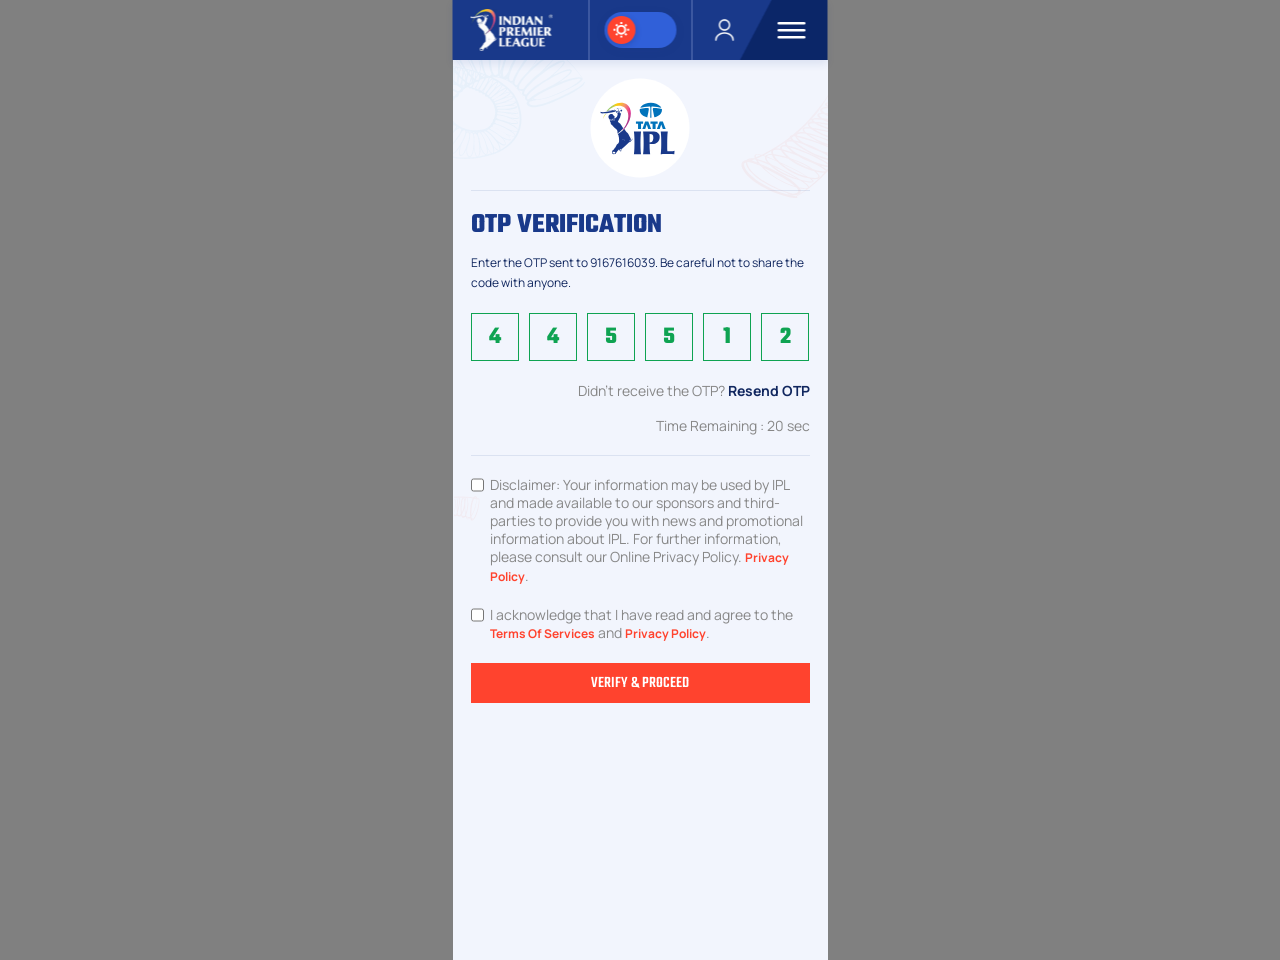
<file: ipl/login.html>
<!DOCTYPE html>
<html lang="en">

<head>
    <meta charset="UTF-8">
    <meta name="viewport" content="width=device-width, initial-scale=1.0">
    <title>IPL</title>
    <!-- <link rel="stylesheet" href="/assets/css/styles.css?v=4.3"> -->
    <link rel="stylesheet" href="/ipl/assets/css/login.css?v=1.11">
</head>

<body>
    <div class="main">
        <!-- header -->
        <nav class="navbar">
            <!-- <div class="navbar__logo">
                <img src="/ipl/assets/images/ipl-n.png?v=1.1" alt="Indian Premier League Logo">
            </div> -->
            <div class="navbar__actions">
                <div class="navbar__logo">
                    <img src="/ipl/assets/images/ipl-n.png?v=1.1" alt="Indian Premier League Logo">
                </div>
                <div class="nav-actions-wrap">
                    <div class="nav-border">
                        <div class="navbar__switch" id="theme-toggle" tabindex="0" aria-label="Toggle light/dark mode">
                            <span class="toggle-knob">
                                <span class="icon-sun">
                                    <!-- Sun SVG -->
                                    <svg width="18" height="18" viewBox="0 0 18 18" fill="none"
                                        xmlns="http://www.w3.org/2000/svg">
                                        <circle cx="9" cy="9" r="4" stroke="white" stroke-width="2" fill="none" />
                                        <g stroke="white" stroke-width="2">
                                            <line x1="9" y1="1" x2="9" y2="3" />
                                            <line x1="9" y1="15" x2="9" y2="17" />
                                            <line x1="1" y1="9" x2="3" y2="9" />
                                            <line x1="15" y1="9" x2="17" y2="9" />
                                            <line x1="3.64" y1="3.64" x2="5.05" y2="5.05" />
                                            <line x1="12.95" y1="12.95" x2="14.36" y2="14.36" />
                                            <line x1="3.64" y1="14.36" x2="5.05" y2="12.95" />
                                            <line x1="12.95" y1="5.05" x2="14.36" y2="3.64" />
                                        </g>
                                    </svg>
                                </span>
                            </span>
                            <span class="toggle-knob toggle-knob-dark">
                                <span class="icon-moon">
                                    <!-- Moon SVG -->
                                    <svg width="18" height="18" viewBox="0 0 18 18" fill="none"
                                        xmlns="http://www.w3.org/2000/svg">
                                        <path d="M14.5 11.5A6 6 0 016.5 3.5a5 5 0 108 8z" stroke="white"
                                            stroke-width="2" fill="none" />
                                    </svg>
                                </span>
                            </span>

                            </span>
                        </div>
                    </div>
                    <div class="navbar__profile">
                        <a href="/ipl/login.html">
                            <!-- User profile SVG icon -->
                            <img src="/ipl/assets/images/user.png?v=1.1" alt="User Profile">
                        </a>
                    </div>
                </div>
                <button class="navbar__toggle" aria-label="Toggle menu" aria-expanded="false"
                    aria-controls="navbar-menu">
                    <span class="icon-hamburger">
                        <!-- Hamburger SVG -->
                        <svg width="28" height="28" viewBox="0 0 28 28" fill="none" xmlns="http://www.w3.org/2000/svg">
                            <rect y="6" width="28" height="2.5" rx="1.25" fill="white" />
                            <rect y="13" width="28" height="2.5" rx="1.25" fill="white" />
                            <rect y="20" width="28" height="2.5" rx="1.25" fill="white" />
                        </svg>
                    </span>
                    <span class="icon-close">
                        <!-- Close SVG -->
                        <svg width="28" height="28" viewBox="0 0 28 28" fill="none" xmlns="http://www.w3.org/2000/svg">
                            <line x1="6" y1="6" x2="22" y2="22" stroke="white" stroke-width="2.5"
                                stroke-linecap="round" />
                            <line x1="22" y1="6" x2="6" y2="22" stroke="white" stroke-width="2.5"
                                stroke-linecap="round" />
                        </svg>
                    </span>
                </button>
            </div>
            <div class="navbar__menu" id="navbar-menu">
                <div class="navbar__search">
                    <input type="text" placeholder="Search and press Enter" />
                    <span class="navbar__search-icon">
                        <!-- Search SVG -->
                        <svg width="20" height="20" fill="none" viewBox="0 0 20 20">
                            <circle cx="9" cy="9" r="7" stroke="#888" stroke-width="2" />
                            <line x1="14.5" y1="14.5" x2="19" y2="19" stroke="#888" stroke-width="2"
                                stroke-linecap="round" />
                        </svg>
                    </span>
                </div>
                <ul class="navbar__links">
                    <li class="active"><a href="#">HOME</a></li>
                    <li><a href="#">MATCHES</a></li>
                    <li><a href="#">POINTS TABLE</a></li>
                    <li class="has-submenu">
                        <div class="navbar__submenu-header">
                            <a href="#">TEAMS</a>
                            <span class="chevron">
                                <svg width="16" height="16" viewBox="0 0 16 16" fill="none">
                                    <polyline points="4,6 8,10 12,6" stroke="var(--chevron-stroke, #222)"
                                        stroke-width="2" fill="none" stroke-linecap="round" stroke-linejoin="round" />
                                </svg>
                            </span>
                        </div>
                        <div class="navbar__submenu">
                            <ul>
                                <li><a href="#">Mumbai Indians</a></li>
                                <li><a href="#">Chennai Super Kings</a></li>
                                <li><a href="#">Royal Challengers Bangalore</a></li>
                                <li><a href="#">Kolkata Knight Riders</a></li>
                                <li><a href="#">Delhi Capitals</a></li>
                            </ul>
                        </div>
                    </li>
                    <li><a href="#">FANTASY</a></li>
                    <li class="has-submenu">
                        <div class="navbar__submenu-header">
                            <a href="#">VIDEOS</a>
                            <span class="chevron">
                                <svg width="16" height="16" viewBox="0 0 16 16" fill="none">
                                    <polyline points="4,6 8,10 12,6" stroke="var(--chevron-stroke, #222)"
                                        stroke-width="2" fill="none" stroke-linecap="round" stroke-linejoin="round" />
                                </svg>
                            </span>
                        </div>
                        <div class="navbar__submenu">
                            <ul>
                                <li><a href="#">Match Highlights</a></li>
                                <li><a href="#">Player Interviews</a></li>
                                <li><a href="#">Behind the Scenes</a></li>
                                <li><a href="#">Best Moments</a></li>
                            </ul>
                        </div>
                    </li>
                    <li><a href="#">NEWS</a></li>
                    <li class="has-submenu">
                        <div class="navbar__submenu-header">
                            <a href="#">STATS</a>
                            <span class="chevron">
                                <svg width="16" height="16" viewBox="0 0 16 16" fill="none">
                                    <polyline points="4,6 8,10 12,6" stroke="var(--chevron-stroke, #222)"
                                        stroke-width="2" fill="none" stroke-linecap="round" stroke-linejoin="round" />
                                </svg>
                            </span>
                        </div>
                        <div class="navbar__submenu">
                            <ul>
                                <li><a href="#">Player Stats</a></li>
                                <li><a href="#">Team Stats</a></li>
                                <li><a href="#">Season Records</a></li>
                                <li><a href="#">All Time Records</a></li>
                            </ul>
                        </div>
                    </li>
                </ul>
                <div class="navbar__menu-footer">
                    <div class="bcci-tv-box">
                        <img src="/ipl/assets/images/bcci.svg" alt="BCCI TV" />
                        <!-- <span>BCCI.TV</span> -->
                        <span class="divider"></span>
                        <img src="/ipl/assets/images/wpl.svg" alt="WPL" />
                    </div>
                    <div class="navbar__footer-row">
                        <div class="navbar__socials">
                            <a href="#" aria-label="Facebook">
                                <!-- Facebook SVG -->
                                <svg width="20" height="20" viewBox="0 0 20 20" fill="none"
                                    xmlns="http://www.w3.org/2000/svg">
                                    <title>Facebook</title>
                                    <rect width="20" height="20" rx="4" fill="#3050A6" />
                                    <path
                                        d="M13.5 10.5H11.5V17H9V10.5H7.5V8.5H9V7.5C9 6.11929 10.1193 5 11.5 5H13V7H12C11.7239 7 11.5 7.22386 11.5 7.5V8.5H13L12.5 10.5Z"
                                        fill="white" />
                                </svg>
                            </a>
                            <a href="#" aria-label="Instagram">
                                <!-- Instagram SVG -->
                                <svg width="20" height="20" viewBox="0 0 20 20" fill="none"
                                    xmlns="http://www.w3.org/2000/svg">
                                    <title>Instagram</title>
                                    <rect width="20" height="20" rx="4" fill="#3050A6" />
                                    <rect x="5" y="5" width="10" height="10" rx="3" stroke="white" stroke-width="1.5" />
                                    <circle cx="10" cy="10" r="2.5" stroke="white" stroke-width="1.5" />
                                    <circle cx="13.5" cy="6.5" r="0.7" fill="white" />
                                </svg>
                            </a>
                            <a href="#" aria-label="Twitter">
                                <!-- Twitter/X SVG -->
                                <svg width="20" height="20" viewBox="0 0 20 20" fill="none"
                                    xmlns="http://www.w3.org/2000/svg">
                                    <title>X (Twitter)</title>
                                    <rect width="20" height="20" rx="4" fill="#3050A6" />
                                    <path d="M6 6L14 14M14 6L6 14" stroke="white" stroke-width="1.5"
                                        stroke-linecap="round" />
                                </svg>
                            </a>
                        </div>
                        <div class="navbar__footer-actions">
                            <button>FAN POLL</button>
                            <button>VIEWERS CHOICE</button>
                        </div>
                    </div>
                </div>
            </div>
        </nav>
        <!-- Desktop Navbar (hidden on mobile) -->
        <nav class="navbar__desktop">
            <div class="navbar__desktop-top">
                <div class="navbar__desktop-bcci">
                    <img src="/ipl/assets/images/bcci.svg" alt="BCCI TV" />
                    BCCI TV
                    <span class="navbar__desktop-wpl">
                        <img src="/ipl/assets/images/wpl.svg" alt="WPL" />
                    </span>
                </div>
                <div class="navbar__desktop-meta">
                    <div class="navbar__desktop-socials">
                        <a href="#" aria-label="Facebook">
                            <!-- Facebook SVG -->
                            <svg width="20" height="20" viewBox="0 0 20 20" fill="none"
                                xmlns="http://www.w3.org/2000/svg">
                                <title>Facebook</title>
                                <rect width="20" height="20" rx="4" fill="#3050A6" />
                                <path
                                    d="M13.5 10.5H11.5V17H9V10.5H7.5V8.5H9V7.5C9 6.11929 10.1193 5 11.5 5H13V7H12C11.7239 7 11.5 7.22386 11.5 7.5V8.5H13L12.5 10.5Z"
                                    fill="white" />
                            </svg>
                        </a>
                        <a href="#" aria-label="Instagram">
                            <!-- Instagram SVG -->
                            <svg width="20" height="20" viewBox="0 0 20 20" fill="none"
                                xmlns="http://www.w3.org/2000/svg">
                                <title>Instagram</title>
                                <rect width="20" height="20" rx="4" fill="#3050A6" />
                                <rect x="5" y="5" width="10" height="10" rx="3" stroke="white" stroke-width="1.5" />
                                <circle cx="10" cy="10" r="2.5" stroke="white" stroke-width="1.5" />
                                <circle cx="13.5" cy="6.5" r="0.7" fill="white" />
                            </svg>
                        </a>
                        <a href="#" aria-label="Twitter">
                            <!-- Twitter/X SVG -->
                            <svg width="20" height="20" viewBox="0 0 20 20" fill="none"
                                xmlns="http://www.w3.org/2000/svg">
                                <title>X (Twitter)</title>
                                <rect width="20" height="20" rx="4" fill="#3050A6" />
                                <path d="M6 6L14 14M14 6L6 14" stroke="white" stroke-width="1.5"
                                    stroke-linecap="round" />
                            </svg>
                        </a>
                    </div>
                    <a href="#" class="navbar__desktop-tickets">GET TICKETS</a>
                    <div class="navbar__switch" id="theme-toggle-desktop" tabindex="0"
                        aria-label="Toggle light/dark mode">
                        <!-- Sun/Moon SVGs as before -->
                    </div>
                    <div class="navbar__profile">
                        <!-- User SVG as before -->
                    </div>
                </div>
            </div>
            <div class="navbar__desktop-bottom">
                <ul class="navbar__desktop-links">
                    <li><a href="#">MATCHES</a></li>
                    <li><a href="#">POINTS TABLE</a></li>
                    <li><a href="#">TEAMS</a></li>
                    <li><a href="#">FANTASY</a></li>
                </ul>
                <div class="navbar__desktop-actions">
                    <button>FAN POLL</button>
                    <button>VIEWERS CHOICE</button>
                    <button class="navbar__desktop-hamburger" id="desktop-hamburger" aria-label="Open mobile menu">
                        <!-- Hamburger SVG as before -->
                    </button>
                    <div class="navbar__desktop-search">
                        <input type="text" placeholder="Search and press Enter" />
                        <span class="navbar__search-icon">
                            <!-- Search SVG as before -->
                        </span>
                    </div>
                </div>
            </div>
        </nav>

        <div class="login-container">

            <div class="login-ipl-logo">
                <img src="/ipl/assets/images/tata-ipl-logo.svg" alt="Tata IPL Logo">
            </div>

            <!-- OTP Verification Form -->
            <div class="login-form-container login-otp-container">
                <div class="login-formlogin-otp-form">

                    <h2 class="main-title login-otp-title">OTP VERIFICATION</h2>

                    <p class="login-otp-description">
                        Enter the OTP sent to 9167616039. Be careful not to share the code with anyone.
                    </p>

                    <div class="login-otp-inputs">
                        <input id="otp-input-1" type="text" class="login-otp-input" maxlength="1" value="4">
                        <input id="otp-input-2" type="text" class="login-otp-input" maxlength="1" value="4">
                        <input id="otp-input-3" type="text" class="login-otp-input" maxlength="1" value="5">
                        <input id="otp-input-4" type="text" class="login-otp-input" maxlength="1" value="5">
                        <input id="otp-input-5" type="text" class="login-otp-input" maxlength="1" value="1">
                        <input id="otp-input-6" type="text" class="login-otp-input" maxlength="1" value="2">
                    </div>

                    <div class="login-otp-resend">
                        <span>Didn't receive the OTP?</span>
                        <button class="login-otp-resend-btn">Resend OTP</button>
                    </div>

                    <div class="login-otp-timer">
                        Time Remaining : <span class="timer">20 sec</span>
                    </div>

                    <div class="login-otp-disclaimers">
                        <div class="login-otp-disclaimer-item">
                            <input type="checkbox" id="disclaimer2" class="login-otp-disclaimer-checkbox">
                            <label for="disclaimer2" class="login-otp-disclaimer-text">
                                Disclaimer: Your information may be used by IPL and made available to our sponsors and
                                third-parties to provide you with news and promotional information about IPL. For
                                further information, please consult our Online Privacy Policy. <a href="#"
                                    class="privacy-link">Privacy Policy</a>.
                            </label>
                        </div>

                        <div class="login-otp-disclaimer-item">
                            <input type="checkbox" id="disclaimer2" class="login-otp-disclaimer-checkbox">
                            <label for="disclaimer2" class="login-otp-disclaimer-text">
                                I acknowledge that I have read and agree to the <a href="#" class="terms-link">Terms Of
                                    Services</a> and <a href="#" class="privacy-link">Privacy Policy</a>.
                            </label>
                        </div>
                    </div>

                    <button class="login-button login-verify-btn"><span>VERIFY & PROCEED</span></button>
                </div>
            </div>

            <!-- Profile Completion Form -->
            <div class="login-form-container login-profile-container">
                <div class="login-form login-profile-form">

                    <h2 class="main-title login-profile-title">COMPLETE YOUR PROFILE</h2>

                    <form class="login-profile-form-fields">
                        <div class="login-profile-form-group">
                            <label for="firstName" class="login-profile-form-label">First Name<span>*</span></label>
                            <input type="text" id="firstName" name="firstName" class="login-profile-form-input"
                                placeholder="Enter your first name" required>
                        </div>

                        <div class="login-profile-form-group">
                            <label for="lastName" class="login-profile-form-label">Last Name<span>*</span></label>
                            <input type="text" id="lastName" name="lastName" class="login-profile-form-input"
                                placeholder="Enter your last name" required>
                        </div>

                        <div class="login-profile-form-group">
                            <label for="mobileNo" class="login-profile-form-label">Mobile No.</label>
                            <input type="tel" id="mobileNo" name="mobileNo" class="login-profile-form-input"
                                value="9038344321" readonly>
                            <div class="login-verified-badge">
                                <span class="login-verified-icon"></span>
                            </div>
                        </div>

                        <div class="login-profile-form-group">
                            <label for="country" class="login-profile-form-label">Country<span>*</span></label>
                            <select id="country" name="country" class="login-profile-form-select" required>
                                <option value="india" selected>India</option>
                                <option value="usa">United States</option>
                                <option value="uk">United Kingdom</option>
                                <option value="australia">Australia</option>
                                <option value="canada">Canada</option>
                            </select>
                        </div>

                        <div class="login-profile-form-group">
                            <label for="city" class="login-profile-form-label">City<span>*</span></label>
                            <select id="city" name="city" class="login-profile-form-select" required>
                                <option value="">Enter your City</option>
                                <option value="mumbai">Mumbai</option>
                                <option value="delhi">Delhi</option>
                                <option value="bangalore">Bangalore</option>
                                <option value="chennai">Chennai</option>
                                <option value="kolkata">Kolkata</option>
                            </select>
                        </div>

                        <button type="submit" class="login-button login-submit-btn"><span>SUBMIT</span></button>
                    </form>
                </div>
            </div>

            <!-- Team Preferences Section -->
            <div class="login-form-container login-preferences-container">
                <div class="login-form login-preferences-form">
                    <h2 class="main-title login-preferences-title">MY PREFERENCES</h2>
                    <p class="login-preferences-subtitle">Select your Favourite Team</p>

                    <div class="login-team-list">
                        <div class="login-team-card login-team-card-grey" data-team="chennai-super-kings">
                            <img src="/ipl/assets/images/teams/csk-logo.png?v=1.1" alt="Chennai Super Kings">
                        </div>
                        <div class="login-team-card" data-team="delhi-capitals">
                            <img src="/ipl/assets/images/teams/dc-logo.png?v=1.1" alt="Delhi Capitals">
                        </div>
                        <div class="login-team-card login-team-card-grey" data-team="gujarat-titans">
                            <img src="/ipl/assets/images/teams/gt-logo.png?v=1.1" alt="Gujarat Titans">
                        </div>
                        <div class="login-team-card" data-team="punjab-kings">
                            <img src="/ipl/assets/images/teams/pbks-logo.png?v=1.1" alt="Punjab Kings">
                        </div>
                        <div class="login-team-card" data-team="lucknow-super-giants">
                            <img src="/ipl/assets/images/teams/lsg-logo.png?v=1.1" alt="Lucknow Super Giants">
                        </div>
                        <div class="login-team-card login-team-card-grey" data-team="royal-challengers-bangalore">
                            <img src="/ipl/assets/images/teams/rcb-logo.png?v=1.1" alt="Royal Challengers Bangalore">
                        </div>
                        <div class="login-team-card active" data-team="mumbai-indians">
                            <img src="/ipl/assets/images/teams/mi-logo.png?v=1.1" alt="Mumbai Indians">
                        </div>
                        <div class="login-team-card login-team-card-grey" data-team="rajasthan-royals">
                            <img src="/ipl/assets/images/teams/rr-logo.png?v=1.1" alt="Rajasthan Royals">
                        </div>
                        <div class="login-team-card login-team-card-grey" data-team="kolkata-knight-riders">
                            <img src="/ipl/assets/images/teams/kkr-logo.png?v=1.1" alt="Kolkata Knight Riders">
                        </div>
                        <div class="login-team-card" data-team="sunrisers-hyderabad">
                            <img src="/ipl/assets/images/teams/srh-logo.png?v=1.1" alt="Sunrisers Hyderabad">
                        </div>
                    </div>

                    <button class="login-button login-continue-btn"><span>CONTINUE</span></button>
                </div>
            </div>
        </div>



    </div>

    <script>
        const toggleBtn = document.querySelector('.navbar__toggle');
        const menu = document.getElementById('navbar-menu');
        const iconHamburger = toggleBtn.querySelector('.icon-hamburger');
        const iconClose = toggleBtn.querySelector('.icon-close');
        const themeToggle = document.getElementById('theme-toggle');
        const iconSun = themeToggle.querySelector('.toggle-knob');
        const iconMoon = themeToggle.querySelector('.toggle-knob.toggle-knob-dark');

        function updateIcons() {
            if (menu.classList.contains('open')) {
                iconHamburger.style.display = 'none';
                iconClose.style.display = 'flex';
                toggleBtn.setAttribute('aria-expanded', 'true');
            } else {
                iconHamburger.style.display = 'flex';
                iconClose.style.display = 'none';
                toggleBtn.setAttribute('aria-expanded', 'false');
            }
        }

        toggleBtn.addEventListener('click', function () {
            menu.classList.toggle('open');
            updateIcons();
        });

        // Set initial icon state
        iconClose.style.display = 'none';
        menu.classList.remove('open');

        // Light/Dark mode toggle
        function setTheme(isDark) {
            document.body.classList.toggle('dark-mode', isDark);
            iconSun.style.display = isDark ? 'none' : 'flex';
            iconMoon.style.display = isDark ? 'flex' : 'none';
        }
        let dark = false;
        themeToggle.addEventListener('click', function () {
            dark = !dark;
            setTheme(dark);
        });
        themeToggle.addEventListener('keypress', function (e) {
            if (e.key === 'Enter' || e.key === ' ') {
                dark = !dark;
                setTheme(dark);
            }
        });
        // Initial state
        setTheme(false);

        // Team selection functionality
        const teamCards = document.querySelectorAll('.login-team-card');

        teamCards.forEach(card => {
            card.addEventListener('click', function () {
                // Remove active class from all cards
                teamCards.forEach(c => c.classList.remove('active'));

                // Add active class to clicked card
                this.classList.add('active');

                // Store selected team (optional)
                const selectedTeam = this.getAttribute('data-team');
                console.log('Selected team:', selectedTeam);
            });
        });

        // User journey flow functionality
        const otpContainer = document.querySelector('.login-otp-container');
        const profileContainer = document.querySelector('.login-profile-container');
        const preferencesContainer = document.querySelector('.login-preferences-container');

        const verifyBtn = document.querySelector('.login-verify-btn');
        const submitBtn = document.querySelector('.login-submit-btn');
        const continueBtn = document.querySelector('.login-continue-btn');

        // Function to show only one container and hide others
        function showOnlyContainer(containerToShow) {
            // Hide all containers
            otpContainer.style.display = 'none';
            profileContainer.style.display = 'none';
            preferencesContainer.style.display = 'none';

            // Show the target container
            containerToShow.style.display = 'flex';
        }

        // OTP Verification -> Profile Completion
        verifyBtn.addEventListener('click', function (e) {
            e.preventDefault();
            showOnlyContainer(profileContainer);
        });

        // Profile Completion -> Team Preferences
        submitBtn.addEventListener('click', function (e) {
            e.preventDefault();
            showOnlyContainer(preferencesContainer);
        });

        // Team Preferences -> Homepage
        continueBtn.addEventListener('click', function (e) {
            e.preventDefault();
            // Redirect to homepage
            window.location.href = '/ipl/post-login.html';
        });

    </script>
</body>

</html>
</file>
<file: ipl/assets/css/login.css>
@import url("https://fonts.googleapis.com/css2?family=Teko:wght@400;500;700&family=Manrope:wght@400;500;700&display=swap");
@import url('https://fonts.cdnfonts.com/css/helvetica-neue-55');

:root {
	/* Color System - HSLA Values */
	/* Primary Colors */
	--color-primary: hsla(223, 69%, 32%, 1);
	--color-primary-light: hsla(223, 69%, 42%, 1);
	--color-primary-dark: hsla(223, 69%, 22%, 1);
	--color-primary-lighter: hsla(223, 69%, 52%, 1);
	--color-primary-lightest: hsla(223, 69%, 47%, 1);
	
	/* Secondary Colors */
	--color-secondary: hsla(6, 100%, 59%, 1);
	--color-secondary-light: hsla(6, 100%, 55%, 1);
	--color-secondary-dark: hsla(6, 100%, 45%, 1);
	--color-secondary-lighter: hsla(6, 100%, 75%, 1);
	--color-secondary-lightest: hsla(6, 100%, 85%, 1);
	
	/* Accent Colors */
	--color-accent: hsla(203, 70%, 55%, 1);
	--color-accent-light: hsla(203, 70%, 65%, 1);
	--color-accent-dark: hsla(203, 70%, 45%, 1);
	--color-accent-success: hsla(147, 83%, 35%, 1);
	--color-accent-success-light: hsla(147, 83%, 30%, 1);
	--color-accent-warning: hsla(36, 100%, 50%, 1);
	--color-accent-gold: hsla(45, 100%, 50%, 1);
	
	/* Neutral Colors */
	--color-white: hsla(0, 0%, 100%, 1);
	--color-black: hsla(0, 0%, 0%, 1);
	--color-gray-50: hsla(0, 0%, 98%, 1);
	--color-gray-100: hsla(223, 69%, 97%, 1);
	--color-gray-200: hsla(223, 69%, 94%, 1);
	--color-gray-300: hsla(0, 0%, 88%, 1);
	--color-gray-400: hsla(0, 0%, 93%, 1);
	--color-gray-500: hsla(0, 0%, 80%, 1);
	--color-gray-600: hsla(0, 0%, 53%, 1);
	--color-gray-700: hsla(0, 0%, 33%, 1);
	--color-gray-800: hsla(0, 0%, 27%, 1);
	--color-gray-900: hsla(0, 0%, 13%, 1);
	--color-gray-950: hsla(0, 0%, 36%, 1);
	
	/* Dark Mode Colors */
	--color-dark-primary: hsla(223, 69%, 15%, 1);
	--color-dark-secondary: hsla(223, 69%, 20%, 1);
	--color-dark-accent: hsla(223, 69%, 40%, 1);
	--color-dark-surface: hsla(223, 69%, 12%, 1);
	
	/* Background Colors */
	--color-bg-primary: hsla(0, 0%, 50%, 1);
	--color-bg-surface: hsla(0, 0%, 100%, 1);
	--color-bg-light: hsla(223, 69%, 97%, 1);
	--color-bg-dark: hsla(223, 69%, 22%, 1);
	
	/* Text Colors */
	--color-text-primary: hsla(223, 69%, 32%, 1);
	--color-text-secondary: hsla(223, 69%, 85%, 1);
	--color-text-muted: hsla(0, 0%, 53%, 1);
	--color-text-light: hsla(0, 0%, 100%, 1);
	--color-text-dark: hsla(0, 0%, 13%, 1);
	
	/* Border Colors */
	--color-border-primary: hsla(0, 0%, 88%, 1);
	--color-border-light: hsla(223, 69%, 94%, 1);
	--color-border-dark: hsla(0, 0%, 6%, 1);
	
	/* Status Colors */
	--color-status-live: hsla(147, 83%, 30%, 1);
	--color-status-upcoming: hsla(223, 69%, 12%, 1);
	--color-status-completed: hsla(6, 100%, 55%, 1);
	--color-status-active: hsla(203, 70%, 35%, 1);
	
	/* Shadow Colors */
	--color-shadow-primary: hsla(223, 69%, 32%, 0.1);
	--color-shadow-secondary: hsla(223, 69%, 32%, 0.08);
	--color-shadow-dark: hsla(223, 69%, 15%, 0.2);
	
	/* Font Size */
	font-size: 16px;
	scroll-behavior: smooth;
}

* {
	margin: 0;
	padding: 0;
	box-sizing: border-box;
	scrollbar-width: none;
	-ms-overflow-style: none
}

html,
body {
	scrollbar-width: none;
	-ms-overflow-style: none
}

html::-webkit-scrollbar,
body::-webkit-scrollbar,
::-webkit-scrollbar {
	display: none;
	width: 0;
	height: 0
}

body {
	margin: auto;
	font-family: 'Teko', Arial, sans-serif;
	background: var(--color-bg-primary);
}

@media screen and (min-width: 576px) {
	:root {
		--screen-mob-xs: 375px;
	}
}

.main {
	background: #fff;
}

/* Login & OTP Verification Styles - Mobile Only */
/* ---------------------------------------------
   NAVBAR STYLES (Light & Dark Mode)
   --------------------------------------------- */

   .navbar {
    display: flex;
    align-items: center;
    justify-content: space-between;
    background: var(--color-primary);
    padding: 0 1rem;
    box-shadow: 0 4px 8px var(--color-shadow-primary);
    position: fixed;
    width: 100%;
    top: 0;
    left: 50%;
    transform: translateX(-50%);
    height: 60px;
    z-index: 100;
  }
  
  .navbar__logo {
    width: 84px;
    height: 42px;
    display: flex;
    align-items: center;
  }
  
  .navbar__logo img {
    width: 100%;
    height: 100%;
  }
  
  .navbar__logo span {
    color: var(--color-text-light);
    font-size: 1.1rem;
    line-height: 1.1;
  }
  
  .navbar__toggle {
    display: flex;
    align-items: center;
    justify-content: center;
    width: 2.5rem;
    height: 2.5rem;
    background: none;
    border: none;
    cursor: pointer;
    position: relative;
    z-index: 20;
    padding: 0;
  }
  
  .navbar__toggle::after {
    content: '';
    background: url(../images/bg-header.png?v=1.1) no-repeat;
    position: absolute;
    top: -10px;
    right: -16px;
    width: calc(100% + 48px);
    height: calc(100% + 20px);
    background-size: cover;
    z-index: -1;
    background-position: left;
  }
  
  .navbar__toggle .icon-hamburger,
  .navbar__toggle .icon-close {
    position: absolute;
    left: 0;
    top: 0;
    width: 2.5rem;
    height: 2.5rem;
    display: flex;
    align-items: center;
    justify-content: center;
    transition: opacity 0.2s;
  }
  
  .navbar__menu {
    display: flex;
    flex-direction: column;
    justify-content: flex-start;
    align-items: stretch;
    position: fixed;
    top: 60px;
    left: 0;
    width: 100vw;
    height: calc(100dvh - 60px);
    background: var(--color-bg-surface);
    z-index: 100;
    box-shadow: 0 4px 24px var(--color-shadow-primary);
    transition: transform 0.4s cubic-bezier(0.25, 0.46, 0.45, 0.94), opacity 0.4s cubic-bezier(0.25, 0.46, 0.45, 0.94);
    overflow-y: auto;
    scrollbar-width: none;
    transform: translateY(-100%);
    opacity: 0;
    pointer-events: none;
  }
  
  .navbar__menu.open {
    transform: translateY(0);
    opacity: 1;
    pointer-events: auto;
  }
  
  .navbar__menu .navbar__search {
    display: flex;
    align-items: center;
    position: relative;
    background: var(--color-gray-400);
    border-radius: 2rem;
    box-shadow: 0 1px 4px var(--color-shadow-secondary);
    padding: 0.1rem 1.2rem 0.1rem 1.2rem;
    margin: 1rem;
  }
  
  .navbar__menu .navbar__search input {
    width: 100%;
    border: none;
    background: transparent;
    font-family: 'Teko', Arial, sans-serif;
    font-size: 1.2rem;
    padding: 0.7rem 2.5rem 0.7rem 0.5rem;
    border-radius: 2rem;
    outline: none;
    color: var(--color-text-dark);
    letter-spacing: 0.01em;
  }
  
  .navbar__menu .navbar__search input::placeholder {
    color: var(--color-gray-600);
    opacity: 1;
    font-size: 1.1rem;
  }
  
  .navbar__menu .navbar__search .navbar__search-icon {
    position: absolute;
    right: 1.2rem;
    top: 50%;
    transform: translateY(-50%);
    display: flex;
    align-items: center;
  }
  
  .navbar__menu .navbar__search .navbar__search-icon svg {
    color: var(--color-gray-700);
    width: 1.3rem;
    height: 1.3rem;
    stroke: var(--color-gray-700);
  }
  
  .navbar__menu .navbar__links {
    list-style: none;
    padding: 0 1.5rem;
    margin: 0;
    background: var(--color-bg-surface);
  }
  
  .navbar__menu .navbar__links li {
    border-top: 1px solid var(--color-border-primary);
  }
  
  .navbar__menu .navbar__links li a {
    display: block;
    padding: 1rem 0;
    color: var(--color-primary);
    text-decoration: none;
    font-size: 1.1rem;
    font-weight: 500;
    letter-spacing: 0.02em;
    transition: color 0.2s;
  }
  
  .navbar__menu .navbar__links li.active a {
    color: var(--color-secondary-light);
    font-weight: 700;
  }
  
  .navbar__menu .navbar__links li.has-submenu {
    display: flex;
    flex-direction: column;
    align-items: stretch;
  }
  
  .navbar__menu .navbar__links li.has-submenu .navbar__submenu-header {
    display: flex;
    align-items: center;
    justify-content: space-between;
    padding: 1rem 0;
    cursor: pointer;
    transition: background-color 0.2s;
  }
  
  .navbar__menu .navbar__links li.has-submenu .navbar__submenu-header:hover {
    background-color: transparent;
  }
  
  .navbar__menu .navbar__links li.has-submenu .navbar__submenu-header a {
    flex: 1;
    padding: 0;
    border-bottom: none;
  }
  
  .navbar__menu .navbar__links li.has-submenu .chevron {
    margin-left: 0.5rem;
    display: flex;
    align-items: center;
    transition: transform 0.3s ease;
  }
  
  .navbar__menu .navbar__links li.has-submenu.expanded .chevron {
    transform: rotate(180deg);
  }
  
  .navbar__submenu {
    max-height: 0;
    overflow: hidden;
    transition: max-height 0.3s ease-out;
    background: transparent;
  }
  
  .navbar__menu .navbar__links li.has-submenu.expanded .navbar__submenu {
    max-height: 300px;
  }
  
  .navbar__submenu ul {
    list-style: none;
    padding: 0;
    margin: 0;
  }
  
  .navbar__submenu li:last-child {
    border-bottom: none;
  }
  
  .navbar__submenu a {
    display: block;
    padding: 0.8rem 1.5rem;
    color: var(--color-gray-600);
    text-decoration: none;
    font-size: 1rem;
    font-weight: 400;
    transition: background-color 0.2s, color 0.2s;
  }
  
  .navbar__submenu a:hover {
    background-color: transparent;
    color: var(--color-primary);
  }
  
  .navbar__menu .navbar__menu-footer {
    padding: 0;
    margin-top: auto;
  }
  
  .navbar__menu .navbar__menu-footer .bcci-tv-box {
    background: var(--color-primary);
    color: var(--color-text-light);
      padding: 0 10px 0 50px;
      clip-path: polygon(22% 0, 100% 0, 100% 100%, 0% 100%);
      font-size: 1rem;
      font-weight: 600;
      gap: 0.7rem;
      min-height: 2.5rem;
      display: flex;
      align-items: center;
      justify-content: flex-end;
      width: max-content;
      margin-left: auto;
  }
  
  .navbar__menu .navbar__menu-footer .bcci-tv-box img {
    height: 1.3rem;
  }
  
  .navbar__menu .navbar__menu-footer .bcci-tv-box .divider {
    width: 1px;
    height: 1.3rem;
    background: var(--color-text-light);
    opacity: 0.4;
    margin: 0 0.7rem;
    display: inline-block;
  }
  
  .navbar__menu .navbar__menu-footer .navbar__footer-row {
    background: var(--color-primary);
    display: flex;
    align-items: center;
    justify-content: space-between;
    gap: 0.5rem;
    padding: 0.5rem 0.5rem 0.5rem 0.5rem;
  }
  
  .navbar__menu .navbar__menu-footer .navbar__socials {
    display: flex;
    gap: 0.5rem;
  }
  
  .navbar__menu .navbar__menu-footer .navbar__socials a {
    display: flex;
    align-items: center;
    justify-content: center;
    background: var(--color-primary-lightest);
    border-radius: 0.3rem;
    width: 2.2rem;
    height: 2.2rem;
  }
  
  .navbar__menu .navbar__menu-footer .navbar__socials a img {
    width: 1.2rem;
    height: 1.2rem;
  }
  
  .navbar__menu .navbar__menu-footer .navbar__footer-actions {
    display: flex;
    gap: 0.5rem;
  }
  
  .navbar__menu .navbar__menu-footer .navbar__footer-actions button {
    background: transparent;
    color: var(--color-text-light);
    border: 1.5px solid var(--color-text-light);
    border-radius: 0.3rem;
    padding: 0.4rem 1rem;
    font-size: 14px;
    font-family: 'Teko', Arial, sans-serif;
    font-weight: 600;
    cursor: pointer;
    transition: background 0.2s, color 0.2s;
  }
  
  .navbar__menu .navbar__menu-footer .navbar__footer-actions button:hover {
    background: var(--color-text-light);
    color: var(--color-primary);
  }
  
  .navbar__actions {
    display: flex;
    align-items: center;
    width: 100%;
    height: 100%;
    justify-content: space-between;
    gap: 1rem;
  }
  
  .navbar__switch {
    width: 4.5rem;
    height: 2.2rem;
    background: var(--color-primary-lighter);
    border-radius: 999px;
    position: relative;
    cursor: pointer;
    box-shadow: 0 2px 8px var(--color-shadow-primary);
    overflow: hidden;
    transition: background 0.3s;
  }
  
  .nav-actions-wrap {
    display: flex;
    align-items: center;
    gap: 20px;
    height: 100%;
  }
  
  .nav-border {
    height: 100%;
    display: flex;
    align-items: center;
    border-inline: 1px solid rgb(205 219 255 / 38%);
    padding-inline: 15px;
  }
  
  .navbar__switch .toggle-knob {
    position: absolute;
    top: 0.2rem;
    left: 0.2rem;
    width: 1.8rem;
    height: 1.8rem;
    background: var(--color-secondary);
    border-radius: 50%;
    box-shadow: 0 2px 6px var(--color-shadow-dark);
    display: flex;
    align-items: center;
    justify-content: center;
    z-index: 2;
    transition: left 0.3s;
  }
  
  .navbar__switch .toggle-knob.toggle-knob-dark{
    right: 0.2rem;
    left: unset;
  }
  
  .icon-moon,.icon-sun{
    width: 100%;
    height: 100%;
    display: flex;
    align-items: center;
    justify-content: center;
  }
  
  .navbar__switch .toggle-knob svg {
    width: 1.1rem;
    height: 1.1rem;
    color: var(--color-text-light);
  }
  
  .navbar__switch.dark {
    background: var(--color-dark-secondary);
  }
  
  .navbar__switch.dark::before {
    opacity: 0.2;
  }
  
  .navbar__switch.dark .toggle-knob {
    left: 2.5rem;
    background: var(--color-dark-secondary);
  }
  
  body.dark-mode .navbar__menu {
    background: #19398A;
    box-shadow: 0 4px 16px var(--color-shadow-dark);
  }
  
  body.dark-mode .navbar__switch {
    background: var(--color-dark-accent);
  }
  
  body.dark-mode .navbar__logo span {
    color: var(--color-text-light);
  }
  
  .navbar__profile {
    width: 24px;
    height: 24px;
  }
  
  .navbar__profile img {
    display: block;
    width: 100%;
    height: 100%;
    /* width: 2rem;
    height: 2rem; */
  }
  
  .navbar__menu .icon-close {
    position: absolute;
    top: 1.2rem;
    right: 1.5rem;
    z-index: 110;
    width: 2.2rem;
    height: 2.2rem;
    display: flex;
    align-items: center;
    justify-content: center;
    background: none;
    cursor: pointer;
  }
  
  .navbar__desktop {
    display: none;
  }

  /* Dark Mode */
.dark-mode .navbar__toggle::after {
	background: url(../images/bg-header-dark.png?v=1.1) no-repeat;
}
.dark-mode .match-card .match-card__overlay{
	background: linear-gradient(0.78deg, #10172B 20.38%, rgba(11, 38, 104, 0.5) 42.49%, rgba(16, 23, 43, 0) 56.34%);
}
.dark-mode .navbar__menu.open{
	background: #19398A;
}
.dark-mode .navbar__menu .navbar__links{
	background: #19398A;
}
.dark-mode .navbar__menu .navbar__search{
	background: hsla(224, 46%, 12%, 1);
}
.dark-mode .navbar__menu .navbar__links li a{
	color: #fff;
}
.dark-mode .navbar__menu .navbar__menu-footer .bcci-tv-box{
	background: hsla(224, 46%, 12%, 1);
}
.dark-mode .navbar__menu .navbar__menu-footer .navbar__footer-row{
	background: hsla(223, 81%, 23%, 1);
}
  
  
  /* ---------------------------------------------
     END NAVBAR STYLES
     --------------------------------------------- */
.hidden {
  display: none;
}

.login-container {
  background: var(--color-bg-light);
  padding: 18px;
  margin-top: 60px;
  position: relative;
  overflow: hidden;
  isolation: isolate;
  min-height: 100vh;
}

.login-container::before, .login-container::after {
  content: '';
  position: absolute;
  background-size: contain;  
  opacity: 0.05;
  z-index: -1;
  pointer-events: none;
}

.login-container::before {
  background: url('../images/pattern/login-pattern-1.svg') no-repeat center center;
  width: 192px;
  height: 129px;
  top: -30px;
  left: -30px;
}

.login-container::after {
  background: url('../images/pattern/login-pattern-2.svg') no-repeat center center;
  width: 142px;
  height: 154px;
  top: -16px;
  right: -30px;
}

.login-ipl-logo {
  display: flex;
  justify-content: center;
  align-items: center;
  padding-bottom: 12px;
  margin-bottom: 20px;
  border-bottom: 1px solid var(--color-shadow-primary);
}

.login-ipl-logo img {
  height: auto;
  width: 100px;
}

/* Initially show only OTP container, hide others */

.login-form-container {
  align-items: flex-start;
}

.login-otp-container {
  display: flex;
}

.login-profile-container,
.login-preferences-container {
  display: none;
}

.login-otp-form {
  width: 100%;
  max-width: 480px;
}

.main-title {
  font-family: 'Teko', Arial, sans-serif;
  font-size: 28px;
  font-weight: 700;
  line-height: 1;
  color: var(--color-primary);
  margin-bottom: 14px;
  text-transform: uppercase;
}

.login-otp-description {
  color: var(--color-primary-dark);
  font-size: 12px;
  line-height: 20px;
  margin-bottom: 20px;
  font-family: 'Manrope', Arial, sans-serif;
}

.login-otp-inputs {
  display: flex;
  justify-content: space-between;
  gap: 10px;
  margin-bottom: 20px;
}

.login-otp-input {
  width: 48px;
  height: 48px;
  border: 1px solid var(--color-accent-success);
  font-family: 'Teko', Arial, sans-serif;
  text-align: center;
  font-size: 24px;
  line-height: 1;
  font-weight: 700;
  color: var(--color-accent-success);
  background: transparent;
  transition: border-color 0.2s, box-shadow 0.2s;
}

.login-otp-input:focus {
  outline: none;
  border-color: var(--color-primary);
  box-shadow: 0 0 0 3px var(--color-shadow-primary);
}

.login-otp-input:hover {
  border-color: var(--color-primary);
}

.login-otp-resend {
  margin-bottom: 16px;
  font-size: 14px;
  color: var(--color-primary-dark);
  font-family: 'Manrope', Arial, sans-serif;
  text-align: right;
}

.login-otp-resend span {
  color: var(--color-gray-600);
}

.login-otp-resend-btn {
  background: none;
  border: none;
  color: var(--color-primary-dark);
  font-size: 14px;
  font-weight: 700;
  cursor: pointer;
  font-family: 'Manrope', Arial, sans-serif;
}

.login-otp-resend-btn:hover {
  color: var(--color-primary-dark);
}

.login-otp-timer {
  font-size: 14px;
  color: var(--color-gray-600);
  margin-bottom: 20px;
  font-family: 'Manrope', Arial, sans-serif;
  text-align: right;
}

.login-otp-disclaimers {
  margin-bottom: 20px;
  text-align: left;
  border-top: 1px solid var(--color-shadow-primary);
  padding-top: 20px;
  font-family: 'Helvetica Neue', sans-serif;
  font-size: 12px;
  line-height: 18px;
  color: var(--color-gray-600);
  position: relative;
  isolation: isolate;
}

.login-otp-disclaimers::before {
  content: '';
  position: absolute;
  top: 40px;
  left: -40px;
  width: 73px;
  height: 25px;
  background: url('../images/pattern/disclaimer-pattern.svg') no-repeat center center;
  background-size: contain;
  opacity: 0.05;
  z-index: -1;
  pointer-events: none;
}

.login-otp-disclaimer-item {
  display: flex;
  align-items: flex-start;
  gap: 6px;
  margin-bottom: 20px;
}

.login-otp-disclaimer-item:last-child {
  margin-bottom: 0;
}

.login-otp-disclaimer-checkbox {
  width: 14px;
  height: 14px;
  margin-top: 2px;
  cursor: pointer;
  accent-color: var(--color-secondary);
}

.login-otp-disclaimer-checkbox:checked {
  background-color: var(--color-secondary-light);
}

.login-otp-disclaimer-text {
  cursor: pointer;
}

.login-otp-disclaimer-text .privacy-link,
.login-otp-disclaimer-text .terms-link {
  color: var(--color-secondary);
  text-decoration: none;
  font-weight: 700;
  font-size: 12px;
  font-family: 'Manrope', Arial, sans-serif;
}

.login-otp-disclaimer-text .privacy-link:hover,
.login-otp-disclaimer-text .terms-link:hover {
  text-decoration: underline;
}

.login-button {
  width: 100%;
  background: var(--color-secondary);
  border: none;
  height: 40px;
  cursor: pointer;
  transition: background-color 0.2s, transform 0.1s;
  display: flex;
  justify-content: center;
  align-items: center;
  margin-bottom: 14px;
}

.login-button span {  
  font-family: 'Teko', Arial, sans-serif;
  font-size: 16px;
  font-weight: 500;
  text-transform: uppercase;
  color: var(--color-text-light);
}

.login-button:hover {
  background: var(--color-secondary-light);
}

.login-button:active {
  transform: translateY(1px);
}

.login-button:disabled {
  background: var(--color-gray-300);
  cursor: not-allowed;
  transform: none;
}

/* Profile Completion Form Styles - Mobile Only */

.login-profile-form {
  width: 100%;
  max-width: 480px;
}

.login-profile-title {
  margin-bottom: 40px;
}

.login-profile-form-fields {
  display: flex;
  flex-direction: column;
  gap: 25px;
}

.login-profile-form-group {
  display: flex;
  flex-direction: column;
  text-align: left;
  position: relative;
}

.login-profile-form-label {
  font-size: 14px;
  font-weight: 500;
  color: var(--color-primary);
  margin-bottom: 10px;
  font-family: 'Manrope', Arial, sans-serif;
}
.login-profile-form-label span {
  color: var(--color-secondary);
}

.login-profile-form-input,
.login-profile-form-select {
  padding-inline: 16px;
  height: 52px;
  border: 1px solid var(--color-primary-light);
  background: transparent;
  transition: border-color 0.2s, box-shadow 0.2s;
  font-size: 24px;
  font-weight: 500;
  font-family: 'Teko', Arial, sans-serif;
  color: var(--color-primary);
}

.login-profile-form-input:focus,
.login-profile-form-select:focus {
  outline: none;
  border-color: var(--color-primary);
  box-shadow: 0 0 0 3px var(--color-shadow-primary);
}

.login-profile-form-input:hover,
.login-profile-form-select:hover {
  border-color: var(--color-primary);
}

.login-profile-form-input::placeholder {
  font-family: 'Manrope', Arial, sans-serif;
  font-size: 14px;
  color: var(--color-gray-600);
}

.login-profile-form-input[readonly] {
  cursor: not-allowed;
  color: var(--color-text-muted);
}

.login-profile-form-select {
  appearance: none;
  background-image: url('../images/down-arrow.svg');
  background-repeat: no-repeat;
  background-position: right 0.75rem center;
  background-size: 16px;
  padding-right: 2.5rem;
  cursor: pointer;
}

.login-profile-form-select option {
  padding: 0.5rem;
}

.login-verified-badge {
  position: absolute;
  right: 0.75rem;
  top: 50%;
  transform: translateY(-50%);
  margin-top: 0.75rem;
}

.login-verified-icon {
  background: url('../images/green-check.svg') no-repeat center center;
  background-size: contain;
  width: 20px;
  height: 20px;
  display: block;
}

/* Team Preferences Section Styles - Mobile Only */

.login-preferences-form {
  background: var(--color-bg-surface);
  border-radius: 12px;
  box-shadow: 0 8px 32px var(--color-shadow-secondary);
  padding: 2rem 1.5rem;
  width: 100%;
  max-width: 480px;
}

.login-preferences-subtitle {
  font-size: 14px;
  font-weight: 500;
  color: var(--color-primary-light);
  margin-bottom: 35px;
  font-family: 'Manrope', Arial, sans-serif;
}

.login-team-list {
  display: flex;
  flex-wrap: wrap;
  margin-bottom: 40px;
}

.login-team-card {
  background: var(--color-bg-surface);
  padding: 14px;
  cursor: pointer;
  transition: all 0.2s ease;
  display: flex;
  align-items: center;
  justify-content: center;
  min-width: 25%;
  height: 84.75px;
  flex: 1;
}

.login-team-card.active {
  background: var(--color-accent-dark);
  position: relative;
}

.login-team-card.active::before {
  content: '';
  position: absolute;
  top: 4px;
  right: 4px;
  width: 18px;
  height: 18px;
  background: url('../images/orange-check.svg') no-repeat center center;
  background-size: contain;
}

.login-team-card-grey {
  background-color: var(--color-gray-50);
}

.login-team-card img {
  width: 100%;
  height: 100%;
  object-fit: contain;
}

@media screen and (min-width: 576px) {
	body {
		max-width: var(--screen-mob-xs);
		background: var(--color-bg-primary);
	}

	.navbar,
	.navbar__menu {
		max-width: var(--screen-mob-xs);
	}
}

.dark-mode .login-container{
  background: hsla(224, 46%, 12%, 1);
}
.dark-mode .main-title,.dark-mode .login-otp-description, .dark-mode .login-otp-resend-btn{
  color: var(--color-text-light);
}
.dark-mode .login-otp-disclaimers ,.dark-mode .login-otp-resend span, .dark-mode .login-otp-timer{
  color: hsla(223, 100%, 90%, 1); 
}
.login-container label{
  font-size: 14px;
  font-weight: 400;
  font-family: 'Manrope', Arial, sans-serif;
}
.dark-mode .login-profile-form-label{
  color: var(--color-text-light);
}
.dark-mode .login-preferences-form{
  background: hsla(224, 46%, 12%, 1);
}
.dark-mode .login-preferences-subtitle{
  color: hsla(223, 100%, 83%, 1);
}
</file>
